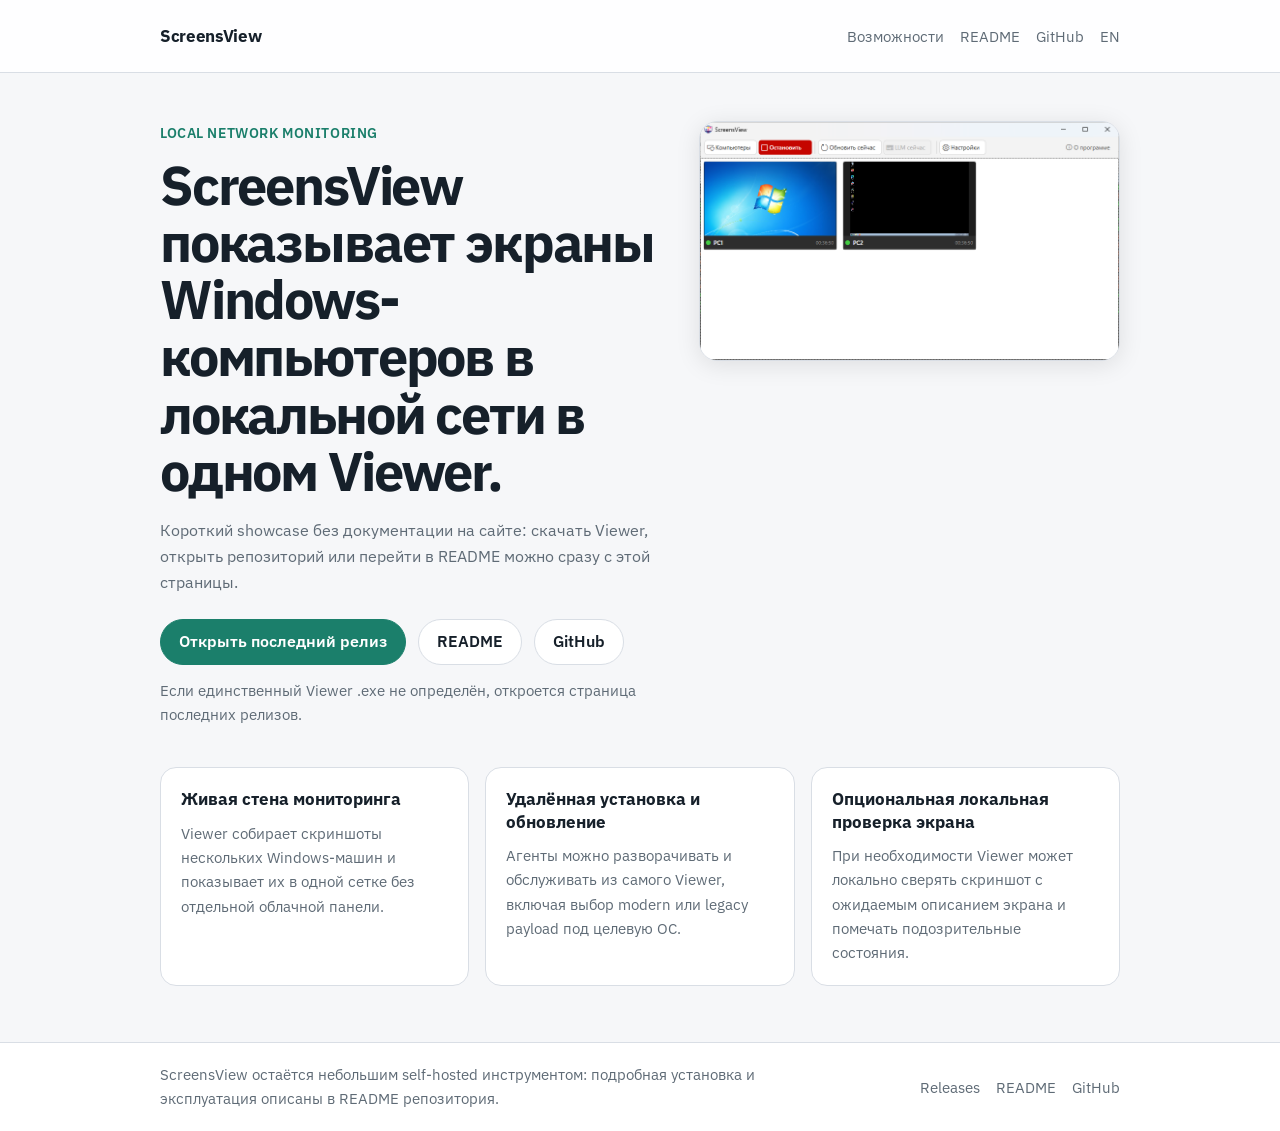
<file: website/index.html>
<!DOCTYPE html>
<html lang="ru"
      data-release-fallback="https://github.com/titanrain/ScreensView/releases"
      data-download-primary-label="Скачать Viewer"
      data-download-fallback-label="Открыть последний релиз"
      data-download-direct-status="Прямой исполняемый файл найден в текущем release ScreensView."
      data-download-fallback-status="Если единственный Viewer .exe не определён, откроется страница последних релизов.">
<head>
  <meta charset="utf-8">
  <meta name="viewport" content="width=device-width, initial-scale=1">
  <title>ScreensView - экраны Windows-компьютеров в одном Viewer</title>
  <meta name="description" content="ScreensView показывает экраны Windows-компьютеров в локальной сети в одном Viewer и помогает управлять агентами без лишней инфраструктуры.">
  <link rel="preconnect" href="https://fonts.googleapis.com">
  <link rel="preconnect" href="https://fonts.gstatic.com" crossorigin>
  <link href="https://fonts.googleapis.com/css2?family=IBM+Plex+Sans:wght@400;500;600;700&display=swap" rel="stylesheet">
  <link rel="stylesheet" href="assets/site.css">
</head>
<body>
  <header class="site-header">
    <div class="container header-row">
      <a class="brand" href="#top">ScreensView</a>
      <nav class="site-nav" aria-label="Основная навигация">
        <a href="#capabilities">Возможности</a>
        <a href="https://github.com/titanrain/ScreensView/blob/master/README.md">README</a>
        <a href="https://github.com/titanrain/ScreensView">GitHub</a>
        <a href="en/" lang="en" hreflang="en">EN</a>
      </nav>
    </div>
  </header>

  <main id="top" class="container page">
    <section class="hero" data-hero>
      <div class="hero-copy">
        <p class="eyebrow">Local network monitoring</p>
        <h1>ScreensView показывает экраны Windows-компьютеров в локальной сети в одном Viewer.</h1>
        <p class="lead">
          Короткий showcase без документации на сайте: скачать Viewer, открыть репозиторий или перейти в README можно сразу с этой страницы.
        </p>
        <div class="cta-row" data-cta-row>
          <a class="button button-primary" data-download-link data-dynamic-label="true" href="https://github.com/titanrain/ScreensView/releases">Скачать Viewer</a>
          <a class="button button-secondary" href="https://github.com/titanrain/ScreensView/blob/master/README.md">README</a>
          <a class="button button-secondary" href="https://github.com/titanrain/ScreensView">GitHub</a>
        </div>
        <p class="download-status">
          <span data-download-status>Если прямой Viewer .exe не найден, кнопка откроет страницу последних релизов.</span>
          <strong data-download-version hidden></strong>
        </p>
      </div>
      <figure class="screenshot-slot" data-screenshot-slot aria-label="Скриншот Viewer">
        <img src="assets/screenshot.png" alt="Главное окно ScreensView Viewer — сетка скриншотов нескольких компьютеров" width="856" loading="lazy">
      </figure>
    </section>

    <section class="capabilities" id="capabilities" data-capabilities>
      <article class="capability-card" data-capability-card>
        <h2>Живая стена мониторинга</h2>
        <p>Viewer собирает скриншоты нескольких Windows-машин и показывает их в одной сетке без отдельной облачной панели.</p>
      </article>
      <article class="capability-card" data-capability-card>
        <h2>Удалённая установка и обновление</h2>
        <p>Агенты можно разворачивать и обслуживать из самого Viewer, включая выбор modern или legacy payload под целевую ОС.</p>
      </article>
      <article class="capability-card" data-capability-card>
        <h2>Опциональная локальная проверка экрана</h2>
        <p>При необходимости Viewer может локально сверять скриншот с ожидаемым описанием экрана и помечать подозрительные состояния.</p>
      </article>
    </section>
  </main>

  <footer class="site-footer">
    <div class="container footer-row">
      <p>ScreensView остаётся небольшим self-hosted инструментом: подробная установка и эксплуатация описаны в README репозитория.</p>
      <div class="footer-links">
        <a href="https://github.com/titanrain/ScreensView/releases">Releases</a>
        <a href="https://github.com/titanrain/ScreensView/blob/master/README.md">README</a>
        <a href="https://github.com/titanrain/ScreensView">GitHub</a>
      </div>
    </div>
  </footer>

  <script src="assets/site.js"></script>
</body>
</html>
</file>
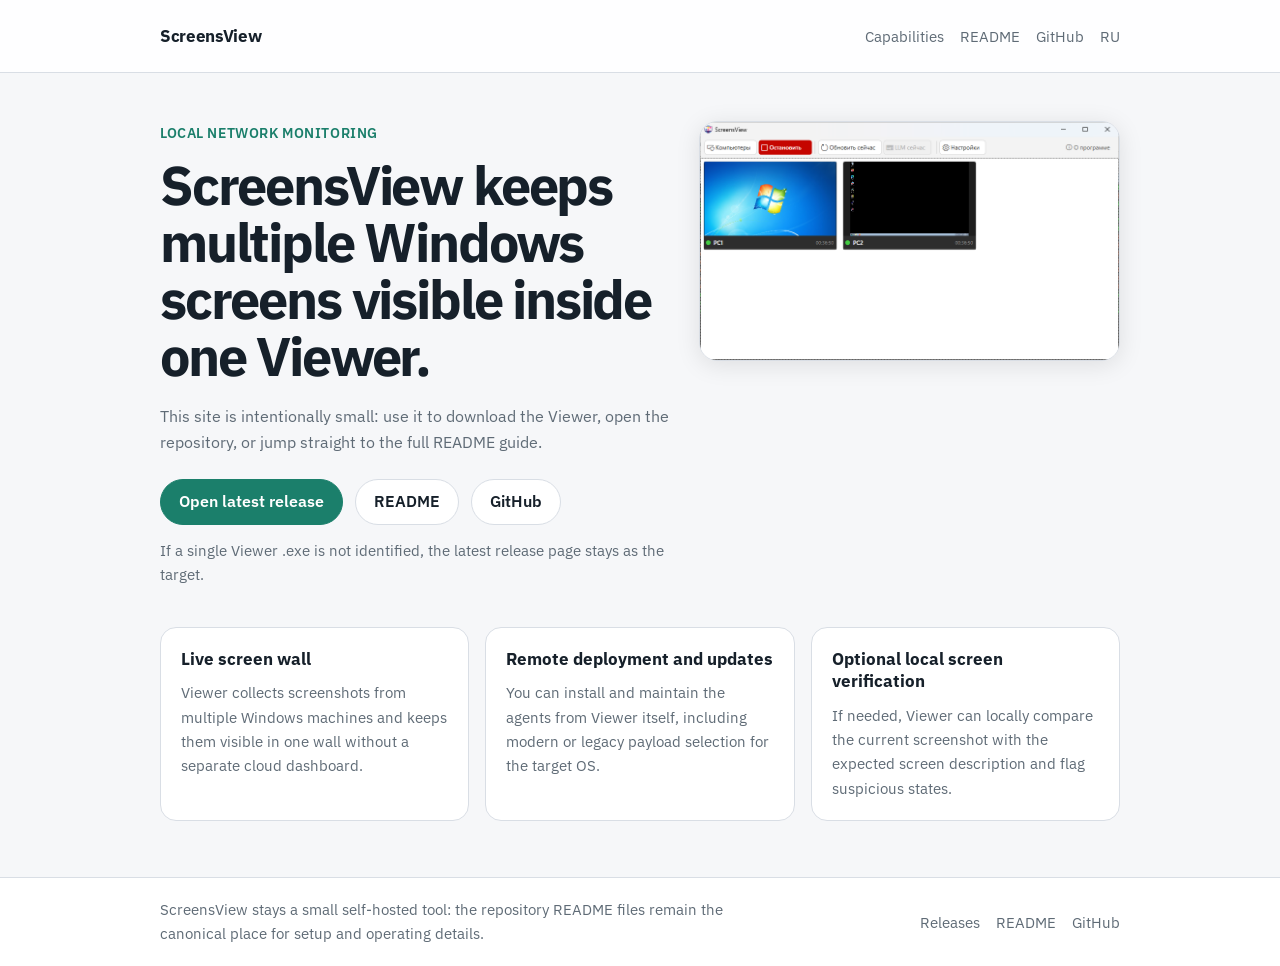
<file: website/en/index.html>
<!DOCTYPE html>
<html lang="en"
      data-release-fallback="https://github.com/titanrain/ScreensView/releases"
      data-download-primary-label="Download Viewer"
      data-download-fallback-label="Open latest release"
      data-download-direct-status="A direct executable is available in the current ScreensView release."
      data-download-fallback-status="If a single Viewer .exe is not identified, the latest release page stays as the target.">
<head>
  <meta charset="utf-8">
  <meta name="viewport" content="width=device-width, initial-scale=1">
  <title>ScreensView - Windows screens in one Viewer</title>
  <meta name="description" content="ScreensView shows Windows workstation screens inside one Viewer and helps manage the agents without extra infrastructure.">
  <link rel="preconnect" href="https://fonts.googleapis.com">
  <link rel="preconnect" href="https://fonts.gstatic.com" crossorigin>
  <link href="https://fonts.googleapis.com/css2?family=IBM+Plex+Sans:wght@400;500;600;700&display=swap" rel="stylesheet">
  <link rel="stylesheet" href="../assets/site.css">
</head>
<body>
  <header class="site-header">
    <div class="container header-row">
      <a class="brand" href="#top">ScreensView</a>
      <nav class="site-nav" aria-label="Primary navigation">
        <a href="#capabilities">Capabilities</a>
        <a href="https://github.com/titanrain/ScreensView/blob/master/README.en.md">README</a>
        <a href="https://github.com/titanrain/ScreensView">GitHub</a>
        <a href="../" lang="ru" hreflang="ru">RU</a>
      </nav>
    </div>
  </header>

  <main id="top" class="container page">
    <section class="hero" data-hero>
      <div class="hero-copy">
        <p class="eyebrow">Local network monitoring</p>
        <h1>ScreensView keeps multiple Windows screens visible inside one Viewer.</h1>
        <p class="lead">
          This site is intentionally small: use it to download the Viewer, open the repository, or jump straight to the full README guide.
        </p>
        <div class="cta-row" data-cta-row>
          <a class="button button-primary" data-download-link data-dynamic-label="true" href="https://github.com/titanrain/ScreensView/releases">Download Viewer</a>
          <a class="button button-secondary" href="https://github.com/titanrain/ScreensView/blob/master/README.en.md">README</a>
          <a class="button button-secondary" href="https://github.com/titanrain/ScreensView">GitHub</a>
        </div>
        <p class="download-status">
          <span data-download-status>If a direct Viewer .exe is not found, the button opens the latest release page.</span>
          <strong data-download-version hidden></strong>
        </p>
      </div>
      <figure class="screenshot-slot" data-screenshot-slot aria-label="ScreensView Viewer screenshot">
        <img src="../assets/screenshot.png" alt="ScreensView Viewer main window — screenshot wall showing multiple computers" width="856" loading="lazy">
      </figure>
    </section>

    <section class="capabilities" id="capabilities" data-capabilities>
      <article class="capability-card" data-capability-card>
        <h2>Live screen wall</h2>
        <p>Viewer collects screenshots from multiple Windows machines and keeps them visible in one wall without a separate cloud dashboard.</p>
      </article>
      <article class="capability-card" data-capability-card>
        <h2>Remote deployment and updates</h2>
        <p>You can install and maintain the agents from Viewer itself, including modern or legacy payload selection for the target OS.</p>
      </article>
      <article class="capability-card" data-capability-card>
        <h2>Optional local screen verification</h2>
        <p>If needed, Viewer can locally compare the current screenshot with the expected screen description and flag suspicious states.</p>
      </article>
    </section>
  </main>

  <footer class="site-footer">
    <div class="container footer-row">
      <p>ScreensView stays a small self-hosted tool: the repository README files remain the canonical place for setup and operating details.</p>
      <div class="footer-links">
        <a href="https://github.com/titanrain/ScreensView/releases">Releases</a>
        <a href="https://github.com/titanrain/ScreensView/blob/master/README.en.md">README</a>
        <a href="https://github.com/titanrain/ScreensView">GitHub</a>
      </div>
    </div>
  </footer>

  <script src="../assets/site.js"></script>
</body>
</html>
</file>
<file: website/assets/site.css>
:root {
  --bg: #f6f7f9;
  --surface: #ffffff;
  --border: #d9dee5;
  --text: #16202a;
  --muted: #5f6b76;
  --accent: #1b7f6b;
  --accent-soft: #e6f3ef;
  --max-width: 960px;
}

* {
  box-sizing: border-box;
}

body {
  margin: 0;
  min-width: 320px;
  color: var(--text);
  background: var(--bg);
  font-family: "IBM Plex Sans", "Segoe UI", sans-serif;
  line-height: 1.6;
}

a {
  color: inherit;
  text-decoration: none;
}

.container {
  width: min(var(--max-width), calc(100vw - 32px));
  margin: 0 auto;
}

.site-header {
  border-bottom: 1px solid var(--border);
  background: rgba(255, 255, 255, 0.94);
}

.header-row,
.footer-row {
  display: flex;
  align-items: center;
  justify-content: space-between;
  gap: 20px;
}

.header-row {
  min-height: 72px;
}

.brand {
  font-size: 1.05rem;
  font-weight: 700;
  letter-spacing: -0.02em;
}

.site-nav,
.footer-links {
  display: flex;
  flex-wrap: wrap;
  gap: 16px;
}

.site-nav a,
.footer-links a {
  color: var(--muted);
  font-size: 0.95rem;
}

.site-nav a:hover,
.site-nav a:focus-visible,
.footer-links a:hover,
.footer-links a:focus-visible {
  color: var(--text);
}

.page {
  padding: 48px 0 56px;
}

.hero {
  display: grid;
  grid-template-columns: minmax(0, 1.1fr) minmax(280px, 0.9fr);
  gap: 24px;
  align-items: start;
}

.hero-copy {
  max-width: 720px;
}

.eyebrow {
  margin: 0 0 12px;
  color: var(--accent);
  font-size: 0.9rem;
  font-weight: 600;
  text-transform: uppercase;
  letter-spacing: 0.04em;
}

.hero h1 {
  margin: 0;
  font-size: clamp(2rem, 5vw, 3.4rem);
  line-height: 1.05;
  letter-spacing: -0.04em;
}

.lead {
  margin: 18px 0 0;
  color: var(--muted);
  font-size: 1.02rem;
}

.cta-row {
  display: flex;
  flex-wrap: wrap;
  gap: 12px;
  margin-top: 24px;
}

.button {
  display: inline-flex;
  align-items: center;
  justify-content: center;
  min-height: 46px;
  padding: 0 18px;
  border-radius: 999px;
  border: 1px solid var(--border);
  font-weight: 600;
}

.button-primary {
  color: #ffffff;
  border-color: var(--accent);
  background: var(--accent);
}

.button-secondary {
  background: var(--surface);
}

.download-status {
  margin: 14px 0 0;
  color: var(--muted);
  font-size: 0.94rem;
}

.download-status strong {
  color: var(--text);
}

.screenshot-slot {
  margin: 0;
}

.screenshot-slot img {
  display: block;
  width: 100%;
  height: auto;
  border-radius: 18px;
  border: 1px solid var(--border);
  box-shadow: 0 4px 24px rgba(0,0,0,.10);
}

.screenshot-frame {
  display: grid;
  gap: 12px;
  min-height: 100%;
  padding: 20px;
  border: 1px solid var(--border);
  border-radius: 18px;
  background: linear-gradient(180deg, #ffffff, #f1f4f7);
  aspect-ratio: 4 / 3;
  align-content: end;
}

.screenshot-badge {
  display: inline-flex;
  width: fit-content;
  padding: 5px 10px;
  border-radius: 999px;
  color: var(--accent);
  background: var(--accent-soft);
  font-size: 0.8rem;
  font-weight: 600;
  letter-spacing: 0.03em;
  text-transform: uppercase;
}

.screenshot-frame strong {
  font-size: 1.05rem;
  line-height: 1.3;
}

.screenshot-frame p {
  margin: 0;
  color: var(--muted);
  font-size: 0.94rem;
}

.capabilities {
  display: grid;
  grid-template-columns: repeat(3, minmax(0, 1fr));
  gap: 16px;
  margin-top: 40px;
}

.capability-card {
  padding: 20px;
  border: 1px solid var(--border);
  border-radius: 16px;
  background: var(--surface);
}

.capability-card h2 {
  margin: 0 0 10px;
  font-size: 1.08rem;
  line-height: 1.3;
}

.capability-card p {
  margin: 0;
  color: var(--muted);
  font-size: 0.95rem;
}

.site-footer {
  border-top: 1px solid var(--border);
  background: var(--surface);
}

.footer-row {
  padding: 20px 0;
}

.footer-row p {
  margin: 0;
  max-width: 620px;
  color: var(--muted);
  font-size: 0.94rem;
}

@media (max-width: 760px) {
  .header-row,
  .footer-row {
    align-items: flex-start;
    flex-direction: column;
  }

  .page {
    padding: 36px 0 48px;
  }

  .hero {
    grid-template-columns: 1fr;
  }

  .capabilities {
    grid-template-columns: 1fr;
  }
}
</file>
